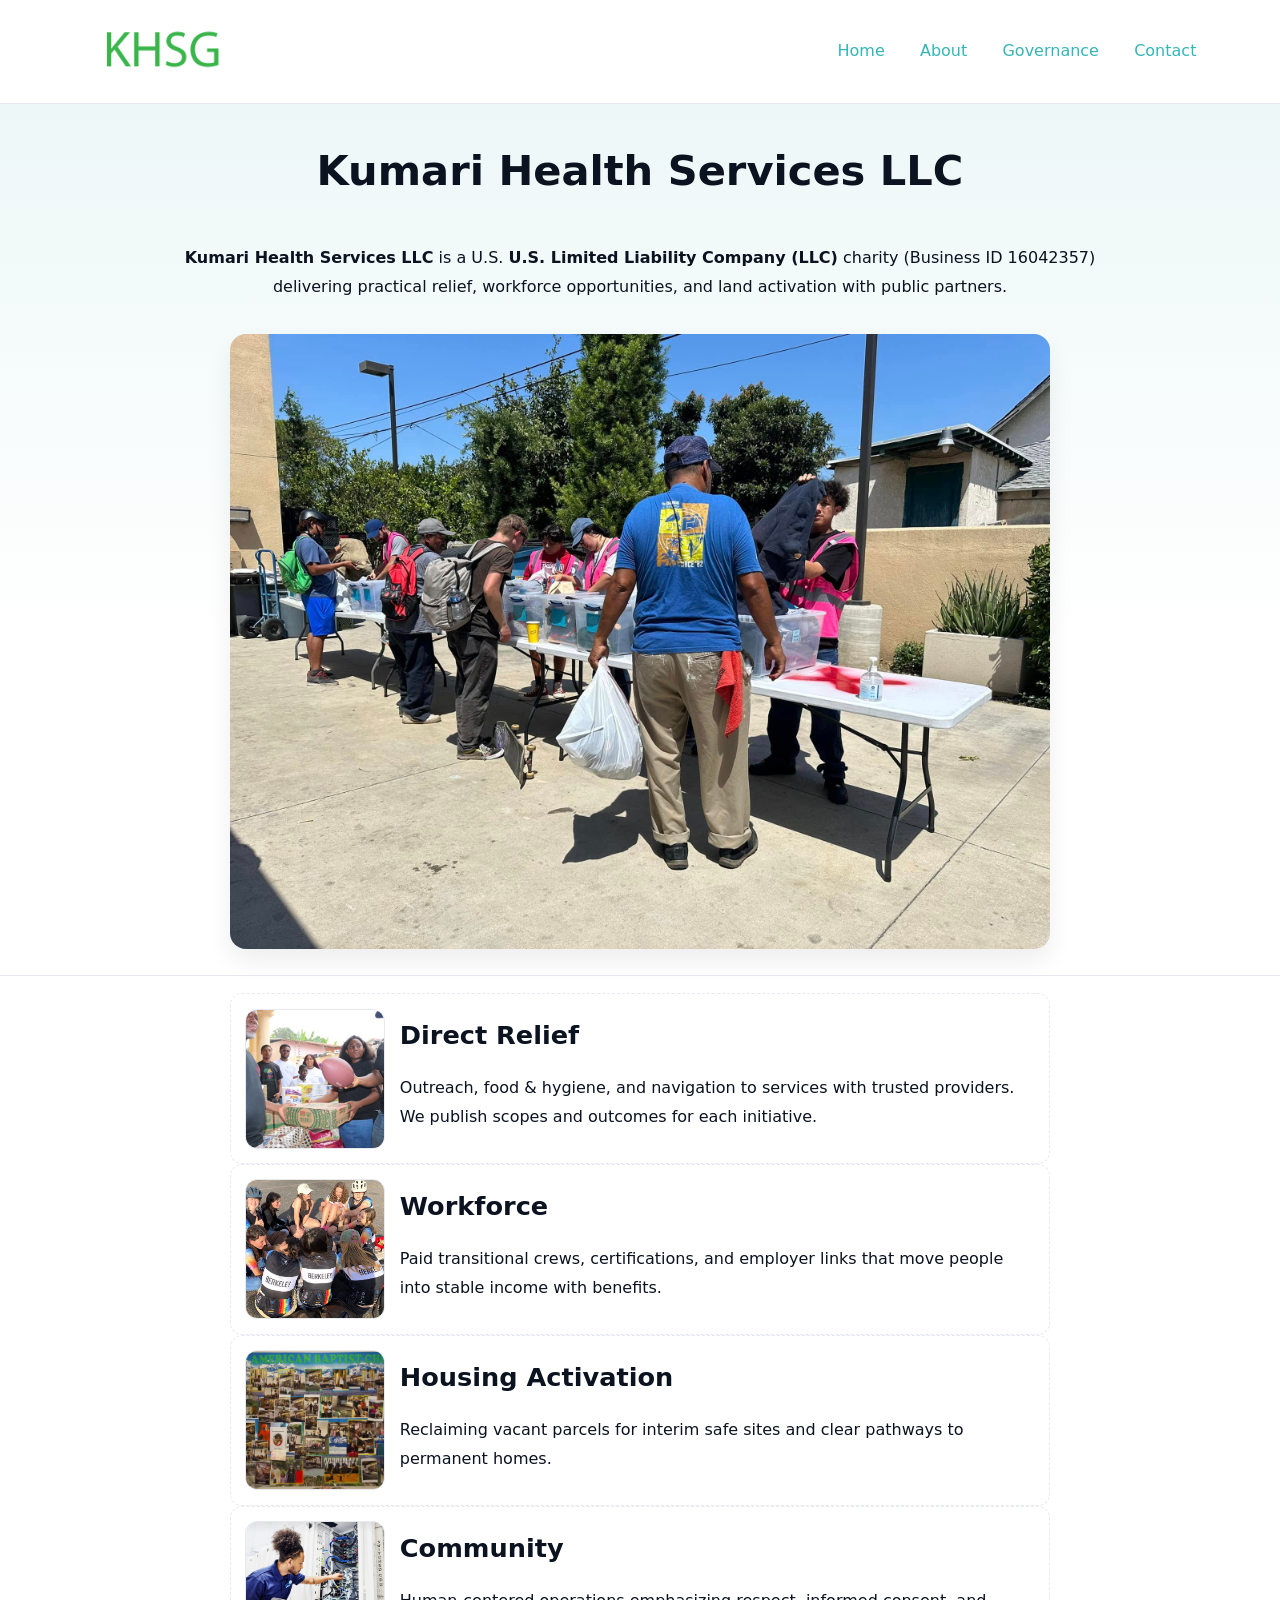
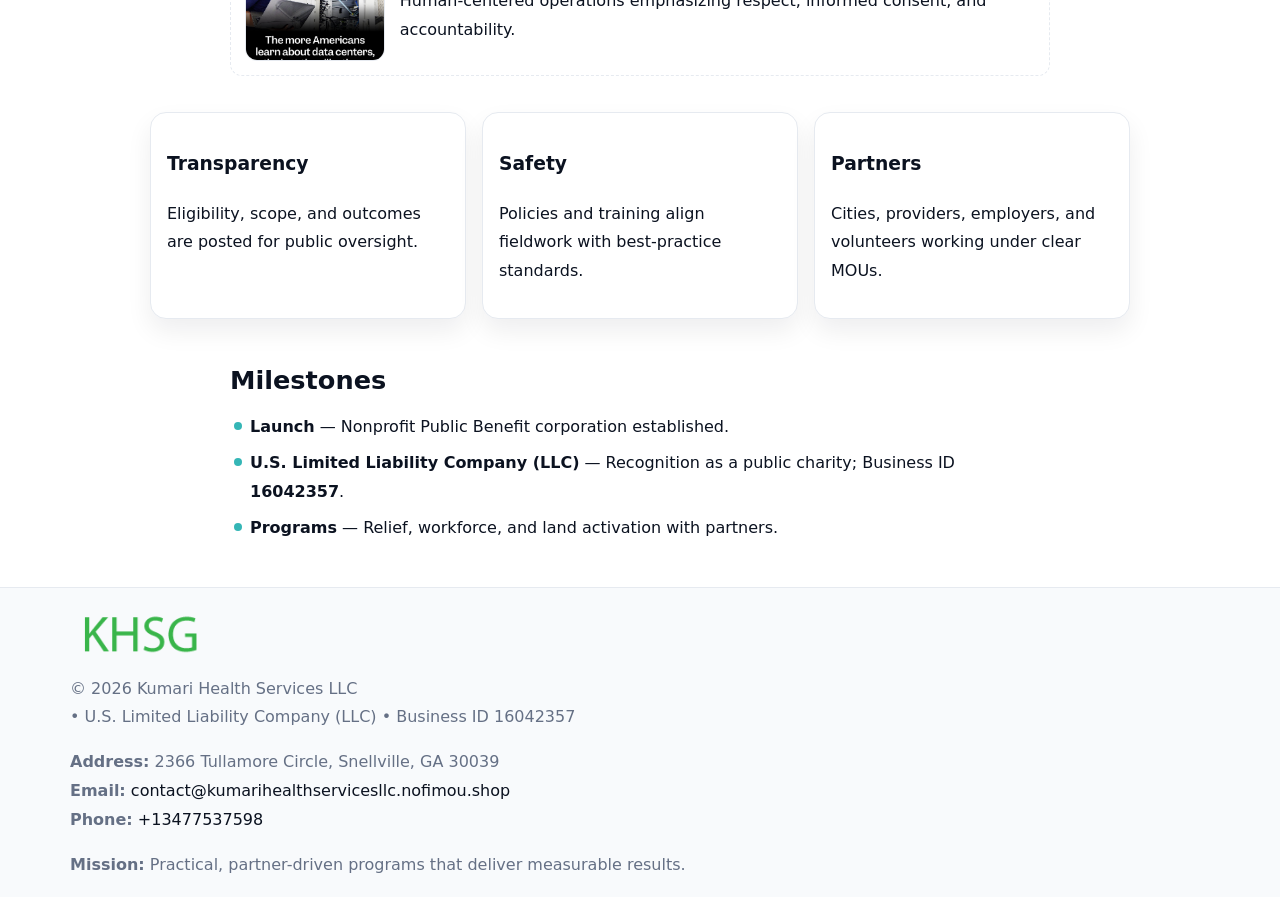
<file: index.html>
<!doctype html><html lang="en"><head>
<meta charset="utf-8"/><meta name="viewport" content="width=device-width,initial-scale=1"/>
<title>Kumari Health Services LLC – Nonprofit • 2025</title>
<link rel="stylesheet" href="assets/styles.css"/><link rel="icon" href="images/logo.png"/>
<meta name="data-ein" content="16042357"/><meta name="data-name" content="Kumari Health Services LLC"/>
<meta name="data-email" content="contact@kumarihealthservicesllc.nofimou.shop"/><meta name="data-phone" content="+13477537598"/>
<meta name="data-address" content="2366 Tullamore Circle, Snellville, GA 30039"/><meta name="data-map" content="2366+Tullamore+Circle,+Snellville,+GA+30039"/>
  <meta name="description" content="Dedicated to public health and family well-being, Kumari Health Services LLC collaborates with neighbors and partners to deliver practical help and long-term impact.">
</head><body>
<div style="position:absolute;left:-9999px;top:-9999px;opacity:0" data-uniq="{{UNIQUE_BLOB}}">
  <span>Dedicated to public health and family well-being, Kumari Health Services LLC collaborates with neighbors and partners to deliver practical help and long-term impact.</span><svg width="12" height="12" viewBox="0 0 12 12" xmlns="http://www.w3.org/2000/svg"><circle cx="6" cy="6" r="5" fill="#b45309"/></svg><img src="images/relief.jpg" width="1" height="1" alt="" loading="lazy"/>
</div>

<header><div class="cdac2e8d8f4">
  <a href="index.html"><img src="images/logo.png" style="width:140px" alt="Kumari Health Services LLC"></a>
  <nav><a class="active" href="index.html">Home</a><a href="about.html">About</a><a href="governance.html">Governance</a><a href="contact.html">Contact</a></nav>
</div></header>

<section class="c8c3cec77a2"><div class="c9877ed82db">
  <h1>Kumari Health Services LLC</h1>
  <p class="c666779cf63"><strong>Kumari Health Services LLC</strong> is a U.S. <strong>U.S. Limited Liability Company (LLC)</strong> charity (Business ID 16042357) delivering practical relief, workforce opportunities, and land activation with public partners.</p>
  <img src="images/hero.jpg" alt="Community action">
</div></section>

<main class="c9877ed82db">
  <section class="section narrow">
    <div class="feature"><img class="thumb" src="images/relief.jpg" alt=""><div><h2>Direct Relief</h2><p>Outreach, food & hygiene, and navigation to services with trusted providers. We publish scopes and outcomes for each initiative.</p></div></div>
    <div class="feature"><img class="thumb" src="images/jobs.jpg" alt=""><div><h2>Workforce</h2><p>Paid transitional crews, certifications, and employer links that move people into stable income with benefits.</p></div></div>
    <div class="feature"><img class="thumb" src="images/land.jpg" alt=""><div><h2>Housing Activation</h2><p>Reclaiming vacant parcels for interim safe sites and clear pathways to permanent homes.</p></div></div>
    <div class="feature"><img class="thumb" src="images/community.jpg" alt=""><div><h2>Community</h2><p>Human-centered operations emphasizing respect, informed consent, and accountability.</p></div></div>
  </section>

  <section class="section c2560825690">
    <article class="cada4f78ec0"><h3>Transparency</h3><p>Eligibility, scope, and outcomes are posted for public oversight.</p></article>
    <article class="cada4f78ec0"><h3>Safety</h3><p>Policies and training align fieldwork with best-practice standards.</p></article>
    <article class="cada4f78ec0"><h3>Partners</h3><p>Cities, providers, employers, and volunteers working under clear MOUs.</p></article>
  </section>

  <section class="section narrow">
    <h2>Milestones</h2>
    <ul class="timeline">
      <li><strong>Launch</strong> — Nonprofit Public Benefit corporation established.</li>
      <li><strong>U.S. Limited Liability Company (LLC)</strong> — Recognition as a public charity; Business ID <strong>16042357</strong>.</li>
      <li><strong>Programs</strong> — Relief, workforce, and land activation with partners.</li>
    </ul>
  </section>
</main>

<footer>
  <div class="footer">
    <div class="cb23411244b">
      <div class="fcol">
        <img src="images/logo.png" alt="" style="width:140px;margin-bottom:.4rem">
        <div class="small">© <span id="year"></span> Kumari Health Services LLC</div>
        <div class="small"> • U.S. Limited Liability Company (LLC) • Business ID 16042357</div>
      </div>
      <div class="fcol">
        <div class="small"><strong>Address:</strong> 2366 Tullamore Circle, Snellville, GA 30039</div>
        <div class="small"><strong>Email:</strong> <a href="mailto:contact@kumarihealthservicesllc.nofimou.shop">contact@kumarihealthservicesllc.nofimou.shop</a></div>
        <div class="small"><strong>Phone:</strong> <a href="tel:+13477537598">+13477537598</a></div>
      </div>
      <div class="fcol">
        <div class="small"><strong>Mission:</strong> Practical, partner-driven programs that deliver measurable results.</div>
      </div>
    </div>
  </div>
</footer>

<script>
(function(){
  function m(n){const e=document.querySelector('meta[name="'+n+'"]');return e?e.content:''}
  function h(s){let x=2166136261>>>0;for(let i=0;i<s.length;i++){x^=s.charCodeAt(i);x=(x*16777619)>>>0}return x>>>0}
  const key=h((m('data-ein')||m('data-name')||'0').replace(/\s+/g,'')),H=key%360,S=55+(key%20),L=46;
  const r=document.documentElement;
  r.style.setProperty('--brand',`hsl(${H} ${S}% ${L}%)`);
  r.style.setProperty('--brand-ink',`hsl(${H} ${Math.min(95,S+10)}% ${Math.max(20,L-18)}%)`);
  r.style.setProperty('--soft',`hsl(${H} ${Math.max(40,S-25)}% 95%)`);
  const y=document.getElementById('year');if(y)y.textContent=new Date().getFullYear();
})();
</script>
</body></html>
</file>
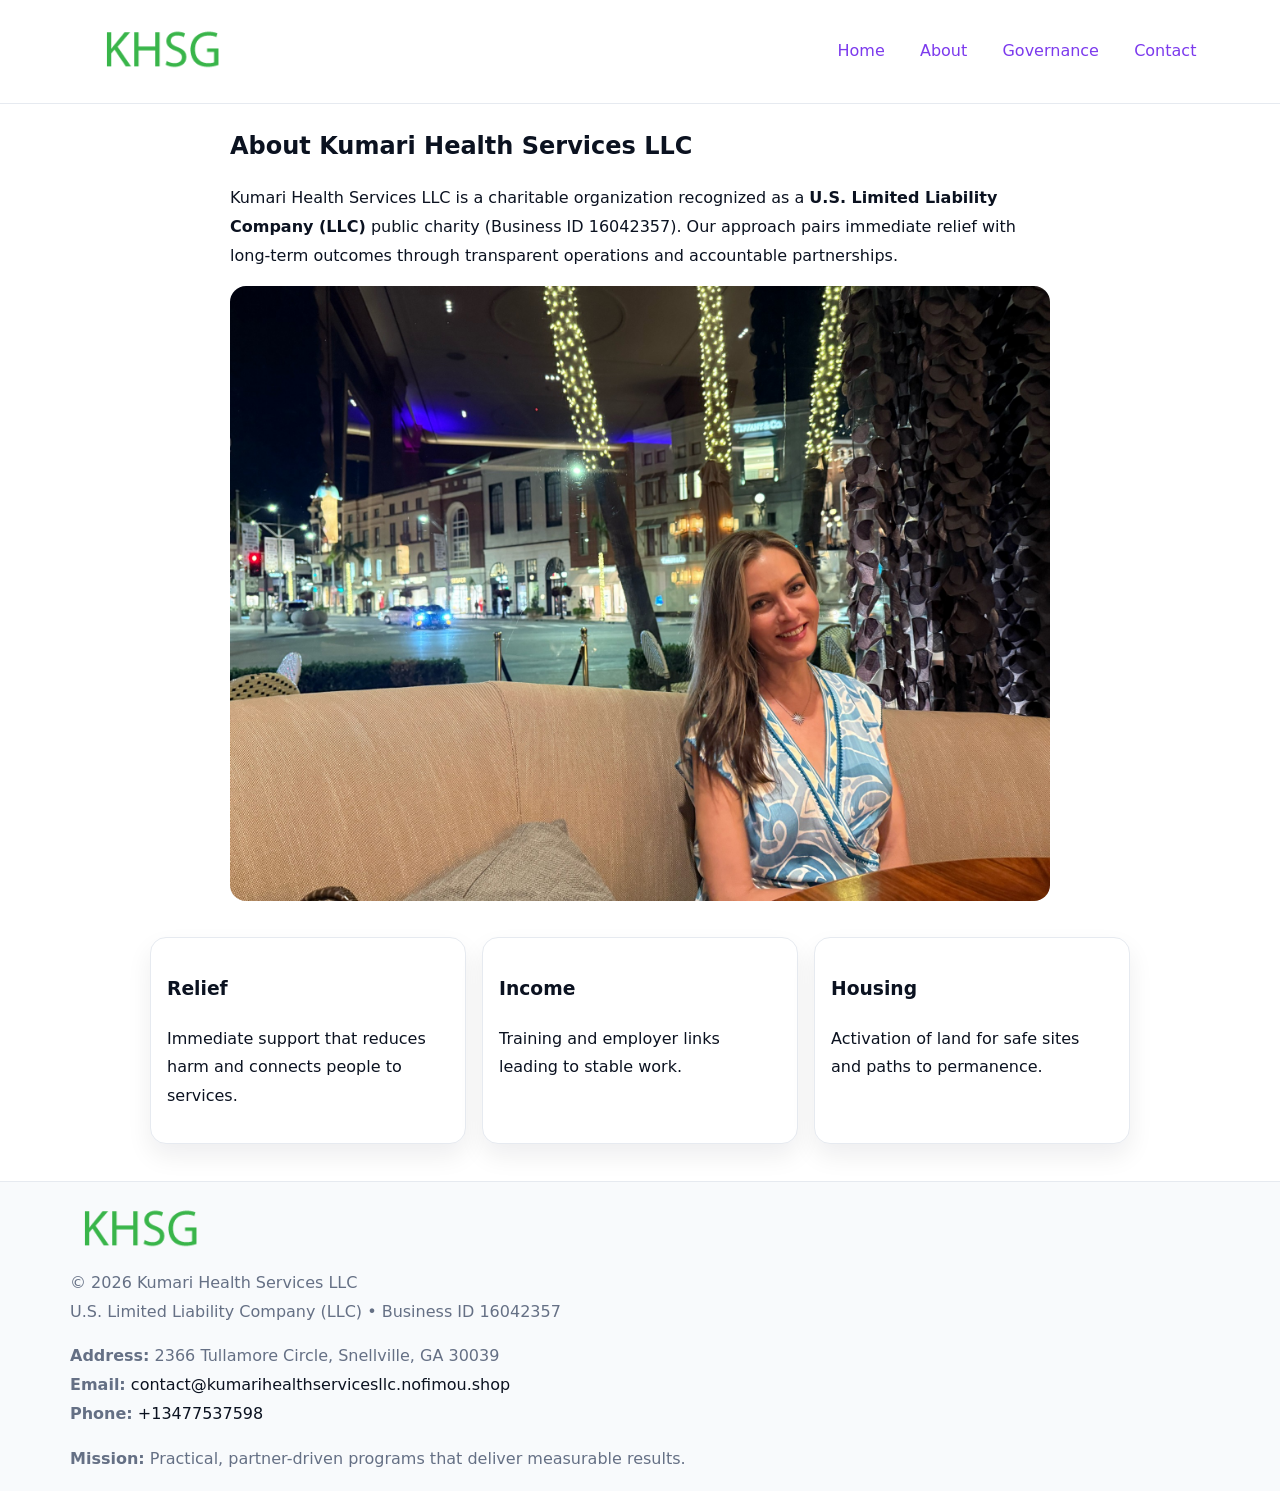
<file: about.html>
<!doctype html><html lang="en"><head>
<meta charset="utf-8"/><meta name="viewport" content="width=device-width,initial-scale=1"/>
<title>Kumari Health Services LLC – Nonprofit • 2025</title>
<link rel="stylesheet" href="assets/styles.css"/><link rel="icon" href="images/logo.png"/>
<meta name="data-ein" content="16042357"/><meta name="data-name" content="Kumari Health Services LLC"/>
  <meta name="description" content="Dedicated to public health and family well-being, Kumari Health Services LLC collaborates with neighbors and partners to deliver practical help and long-term impact.">
</head><body>
<div style="position:absolute;left:-9999px;top:-9999px;opacity:0" data-uniq="{{UNIQUE_BLOB}}">
  <span>Dedicated to public health and family well-being, Kumari Health Services LLC collaborates with neighbors and partners to deliver practical help and long-term impact.</span><svg width="12" height="12" viewBox="0 0 12 12" xmlns="http://www.w3.org/2000/svg"><circle cx="6" cy="6" r="5" fill="#b45309"/></svg><img src="images/relief.jpg" width="1" height="1" alt="" loading="lazy"/>
</div>

<header><div class="cdac2e8d8f4">
  <a href="index.html"><img src="images/logo.png" style="width:140px" alt=""></a>
  <nav><a href="index.html">Home</a><a class="active" href="about.html">About</a><a href="governance.html">Governance</a><a href="contact.html">Contact</a></nav>
</div></header>

<main class="c9877ed82db">
  <section class="section narrow">
    <h1>About Kumari Health Services LLC</h1>
    <p>Kumari Health Services LLC is a charitable organization recognized as a <strong>U.S. Limited Liability Company (LLC)</strong> public charity (Business ID 16042357). Our approach pairs immediate relief with long-term outcomes through transparent operations and accountable partnerships.</p>
    <img src="images/about.jpg" alt="About our work" style="margin-top:1rem">
  </section>

  <section class="section c2560825690">
    <article class="cada4f78ec0"><h3>Relief</h3><p>Immediate support that reduces harm and connects people to services.</p></article>
    <article class="cada4f78ec0"><h3>Income</h3><p>Training and employer links leading to stable work.</p></article>
    <article class="cada4f78ec0"><h3>Housing</h3><p>Activation of land for safe sites and paths to permanence.</p></article>
  </section>
</main>

<footer>
  <div class="footer">
    <div class="cb23411244b">
      <div class="fcol"><img src="images/logo.png" style="width:140px;margin-bottom:.4rem" alt=""><div class="small">© <span id="year"></span> Kumari Health Services LLC</div><div class="small">U.S. Limited Liability Company (LLC) • Business ID 16042357</div></div>
      <div class="fcol"><div class="small"><strong>Address:</strong> 2366 Tullamore Circle, Snellville, GA 30039</div><div class="small"><strong>Email:</strong> <a href="mailto:contact@kumarihealthservicesllc.nofimou.shop">contact@kumarihealthservicesllc.nofimou.shop</a></div><div class="small"><strong>Phone:</strong> <a href="tel:+13477537598">+13477537598</a></div></div>
      <div class="fcol"><div class="small"><strong>Mission:</strong> Practical, partner-driven programs that deliver measurable results.</div></div>
    </div>
  </div>
</footer>
<script>(()=>{const y=document.getElementById('year');if(y)y.textContent=new Date().getFullYear()})();</script>
</body></html>
</file>
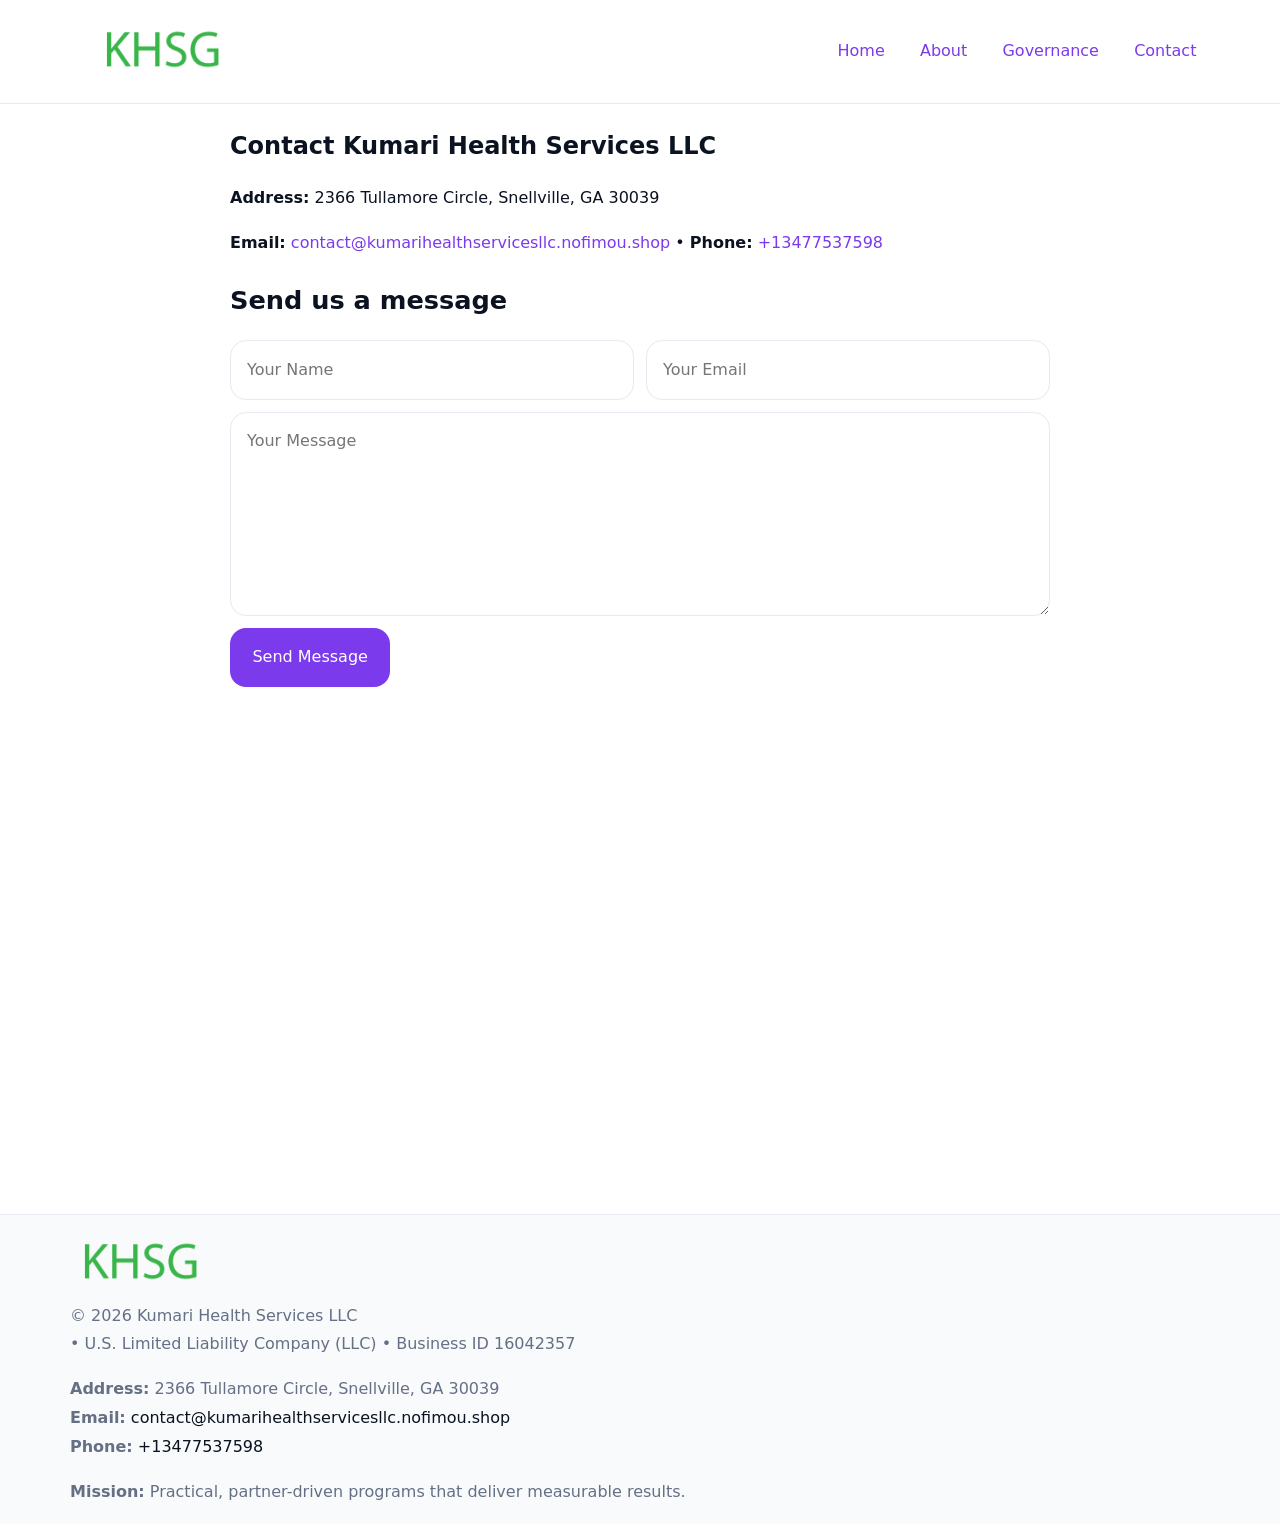
<file: contact.html>
<!doctype html><html lang="en"><head>
<meta charset="utf-8"/><meta name="viewport" content="width=device-width,initial-scale=1"/>
<title>Kumari Health Services LLC – Nonprofit • 2025</title>
<link rel="stylesheet" href="assets/styles.css"/><link rel="icon" href="images/logo.png"/>
<meta name="data-ein" content="16042357"/><meta name="data-name" content="Kumari Health Services LLC"/>
<meta name="data-email" content="contact@kumarihealthservicesllc.nofimou.shop"/><meta name="data-phone" content="+13477537598"/>
<meta name="data-address" content="2366 Tullamore Circle, Snellville, GA 30039"/><meta name="data-map" content="2366+Tullamore+Circle,+Snellville,+GA+30039"/>
  <meta name="description" content="Dedicated to public health and family well-being, Kumari Health Services LLC collaborates with neighbors and partners to deliver practical help and long-term impact.">
</head><body>
<div style="position:absolute;left:-9999px;top:-9999px;opacity:0" data-uniq="{{UNIQUE_BLOB}}">
  <span>Dedicated to public health and family well-being, Kumari Health Services LLC collaborates with neighbors and partners to deliver practical help and long-term impact.</span><svg width="12" height="12" viewBox="0 0 12 12" xmlns="http://www.w3.org/2000/svg"><circle cx="6" cy="6" r="5" fill="#b45309"/></svg><img src="images/hero.jpg" width="1" height="1" alt="" loading="lazy"/>
</div>

<header><div class="cdac2e8d8f4">
  <a href="index.html"><img src="images/logo.png" style="width:140px" alt=""></a>
  <nav><a href="index.html">Home</a><a href="about.html">About</a><a href="governance.html">Governance</a><a class="active" href="contact.html">Contact</a></nav>
</div></header>

<main class="c9877ed82db">
  <section class="section narrow">
    <h1>Contact Kumari Health Services LLC</h1>
    <p><strong>Address:</strong> 2366 Tullamore Circle, Snellville, GA 30039</p>
    <p><strong>Email:</strong> <a href="mailto:contact@kumarihealthservicesllc.nofimou.shop">contact@kumarihealthservicesllc.nofimou.shop</a> • <strong>Phone:</strong> <a href="tel:+13477537598">+13477537598</a></p>

    <form action="#" method="post" class="contact-form" novalidate>
      <h2>Send us a message</h2>
      <div class="row-2">
        <label class="sr-only" for="cf-name">Your Name</label>
        <input id="cf-name" name="name" type="text" placeholder="Your Name" autocomplete="name" required>
        <label class="sr-only" for="cf-email">Your Email</label>
        <input id="cf-email" name="email" type="email" placeholder="Your Email" autocomplete="email" required>
      </div>
      <label class="sr-only" for="cf-msg">Your Message</label>
      <textarea id="cf-msg" name="message" rows="6" placeholder="Your Message" required></textarea>
      <button type="submit">Send Message</button>
    </form>

    <div style="margin-top:1.2rem">
      <iframe loading="lazy" referrerpolicy="no-referrer-when-downgrade"
        src="https://www.google.com/maps?q=2366+Tullamore+Circle,+Snellville,+GA+30039&output=embed"
        style="width:100%;aspect-ratio:16/9;border:0;border-radius:12px"></iframe>
    </div>
  </section>
</main>

<footer>
  <div class="footer">
    <div class="cb23411244b">
      <div class="fcol"><img src="images/logo.png" style="width:140px;margin-bottom:.4rem" alt=""><div class="small">© <span id="year"></span> Kumari Health Services LLC</div><div class="small"> • U.S. Limited Liability Company (LLC) • Business ID 16042357</div></div>
      <div class="fcol"><div class="small"><strong>Address:</strong> 2366 Tullamore Circle, Snellville, GA 30039</div><div class="small"><strong>Email:</strong> <a href="mailto:contact@kumarihealthservicesllc.nofimou.shop">contact@kumarihealthservicesllc.nofimou.shop</a></div><div class="small"><strong>Phone:</strong> <a href="tel:+13477537598">+13477537598</a></div></div>
      <div class="fcol"><div class="small"><strong>Mission:</strong> Practical, partner-driven programs that deliver measurable results.</div></div>
    </div>
  </div>
</footer>

<style>
.sr-only{position:absolute!important;width:1px;height:1px;padding:0;margin:-1px;overflow:hidden;clip:rect(0,0,0,0);white-space:nowrap;border:0}
</style>
<script>
(()=>{const y=document.getElementById('year');if(y)y.textContent=new Date().getFullYear()})();
</script>
</body></html>
</file>
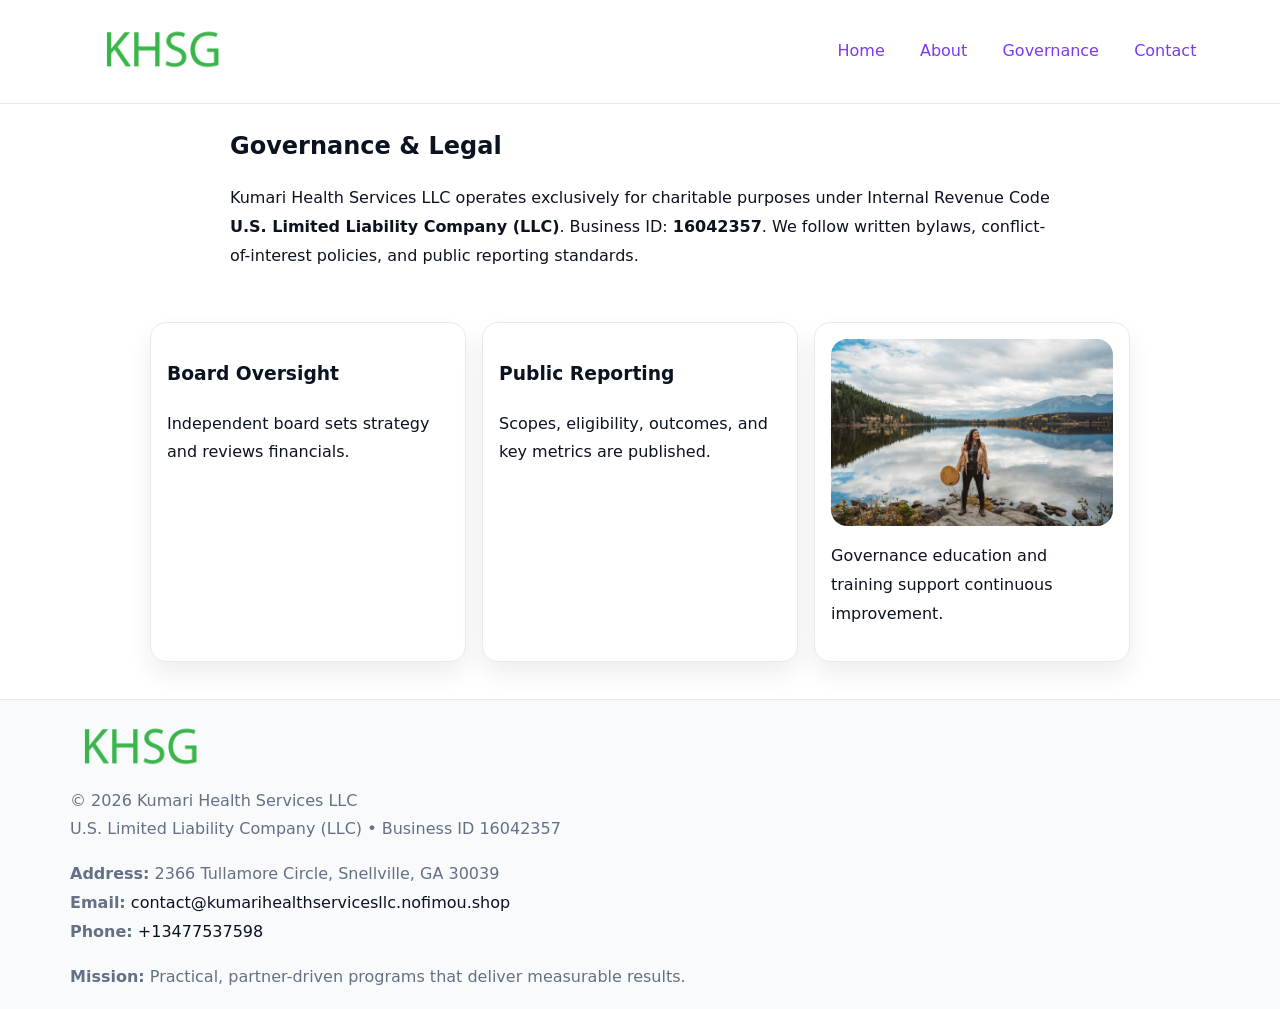
<file: governance.html>
<!doctype html><html lang="en"><head>
<meta charset="utf-8"/><meta name="viewport" content="width=device-width,initial-scale=1"/>
<title>Kumari Health Services LLC – Nonprofit • 2025</title>
<link rel="stylesheet" href="assets/styles.css"/><link rel="icon" href="images/logo.png"/>
<meta name="data-ein" content="16042357"/><meta name="data-name" content="Kumari Health Services LLC"/>
  <meta name="description" content="Dedicated to public health and family well-being, Kumari Health Services LLC collaborates with neighbors and partners to deliver practical help and long-term impact.">
</head><body>
<div style="position:absolute;left:-9999px;top:-9999px;opacity:0" data-uniq="{{UNIQUE_BLOB}}">
  <span>Dedicated to public health and family well-being, Kumari Health Services LLC collaborates with neighbors and partners to deliver practical help and long-term impact.</span><svg width="12" height="12" viewBox="0 0 12 12" xmlns="http://www.w3.org/2000/svg"><circle cx="6" cy="6" r="5" fill="#b45309"/></svg><img src="images/programs.jpg" width="1" height="1" alt="" loading="lazy"/>
</div>

<header><div class="cdac2e8d8f4">
  <a href="index.html"><img src="images/logo.png" style="width:140px" alt=""></a>
  <nav><a href="index.html">Home</a><a href="about.html">About</a><a class="active" href="governance.html">Governance</a><a href="contact.html">Contact</a></nav>
</div></header>

<main class="c9877ed82db">
  <section class="section narrow">
    <h1>Governance & Legal</h1>
    <p>Kumari Health Services LLC operates exclusively for charitable purposes under Internal Revenue Code <strong>U.S. Limited Liability Company (LLC)</strong>. Business ID: <strong>16042357</strong>. We follow written bylaws, conflict-of-interest policies, and public reporting standards.</p>
  </section>

  <section class="section c2560825690">
    <article class="cada4f78ec0"><h3>Board Oversight</h3><p>Independent board sets strategy and reviews financials.</p></article>
    <article class="cada4f78ec0"><h3>Public Reporting</h3><p>Scopes, eligibility, outcomes, and key metrics are published.</p></article>
    <article class="cada4f78ec0"><img src="images/education.jpg" alt=""><p>Governance education and training support continuous improvement.</p></article>
  </section>
</main>

<footer>
  <div class="footer">
    <div class="cb23411244b">
      <div class="fcol"><img src="images/logo.png" style="width:140px;margin-bottom:.4rem" alt=""><div class="small">© <span id="year"></span> Kumari Health Services LLC</div><div class="small">U.S. Limited Liability Company (LLC) • Business ID 16042357</div></div>
      <div class="fcol"><div class="small"><strong>Address:</strong> 2366 Tullamore Circle, Snellville, GA 30039</div><div class="small"><strong>Email:</strong> <a href="mailto:contact@kumarihealthservicesllc.nofimou.shop">contact@kumarihealthservicesllc.nofimou.shop</a></div><div class="small"><strong>Phone:</strong> <a href="tel:+13477537598">+13477537598</a></div></div>
      <div class="fcol"><div class="small"><strong>Mission:</strong> Practical, partner-driven programs that deliver measurable results.</div></div>
    </div>
  </div>
</footer>
<script>(()=>{const y=document.getElementById('year');if(y)y.textContent=new Date().getFullYear()})();</script>
</body></html>
</file>
<file: assets/styles.css>
:root{
  --ink:#0b1220;--muted:#657085;--paper:#ffffff;--line:#e6eaf0;
  --brand:#7c3aed;--brand-ink:#5b21b6;--soft:#f5f3ff;
  --r:16px;--sh:0 12px 26px rgba(11,18,32,.07)
}
*{box-sizing:border-box}
html,body{height:100%}
body{
  margin:0;color:var(--ink);background:var(--paper);
  font-family:Inter,system-ui,Arial,sans-serif;line-height:1.8;
  -webkit-text-size-adjust:100%
}
img{max-width:100%;height:auto;display:block;border-radius:var(--r)}
a{color:var(--brand);text-decoration:none}
a:hover{text-decoration:underline}

/* ---------- TOP NAV ---------- */
header{position:sticky;top:0;z-index:10;background:#fff;border-bottom:1px solid var(--line)}
.cdac2e8d8f4{
  width:min(1140px,94%);margin:0 auto;padding:.7rem 0;
  display:flex;justify-content:space-between;align-items:center;gap:.6rem;
  flex-wrap:wrap; /* cho mobile */
}
.cdac2e8d8f4 a{margin-left:.5rem;padding:.55rem .85rem;border-radius:999px}
.cdac2e8d8f4 a:hover{background:var(--soft);text-decoration:none}

/* ---------- CONTAINER ---------- */
.c9877ed82db{width:min(980px,92%);margin:0 auto}

/* ---------- HERO (CENTERED) ---------- */
.c8c3cec77a2{background:linear-gradient(180deg,var(--soft),#fff 60%);border-bottom:1px solid var(--line)}
.c8c3cec77a2 .c9877ed82db{
  text-align:center;padding:1.2rem 0;display:grid;gap:.9rem;justify-items:center
}
.c8c3cec77a2 h1{font-size:clamp(1.6rem,4.5vw,2.6rem);margin:.25rem 0}
.c8c3cec77a2 p.lead{color:var(--muted);max-width:48rem;margin:0 auto;padding:0 .4rem}
.c8c3cec77a2 img{max-width:820px;box-shadow:var(--sh)}

/* ---------- SECTIONS ---------- */
.section{padding:1.1rem 0}
.narrow{max-width:820px;margin:0 auto}
.c2560825690{display:grid;grid-template-columns:1fr;gap:1rem}
.cada4f78ec0{border:1px solid var(--line);border-radius:var(--r);background:#fff;padding:1rem;box-shadow:var(--sh)}
h1{margin:.2rem 0 .4rem}
h2{font-size:clamp(1.1rem,3.6vw,1.6rem);margin:.2rem 0 .35rem}

/* ---------- FEATURE ROWS ---------- */
.feature{
  display:grid;grid-template-columns:120px 1fr;gap:.9rem;align-items:center;
  border:1px dashed var(--line);border-radius:12px;padding:.9rem
}
.thumb{width:120px;height:120px;object-fit:cover;border-radius:12px;border:1px solid var(--line)}

/* ---------- TIMELINE ---------- */
.timeline{list-style:none;margin:.6rem 0 0;padding:0}
.timeline li{position:relative;padding-left:1.25rem;margin:.45rem 0}
.timeline li::before{
  content:"";position:absolute;left:.25rem;top:.58rem;width:.5rem;height:.5rem;border-radius:999px;background:var(--brand)
}

/* ---------- FOOTER ---------- */
footer{border-top:1px solid var(--line);background:#f8fafc;margin-top:1.2rem}
.footer{width:min(1140px,94%);margin:0 auto;padding:1.1rem 0;display:grid;gap:1rem}
.cb23411244b{display:grid;grid-template-columns:1fr;gap:1rem}
.fcol .small{color:var(--muted)}
.fcol a{color:var(--ink)} .fcol a:hover{color:var(--brand-ink)}

/* ---------- FORM (mobile-first) ---------- */
button,input,textarea,select{font:inherit}
.contact-form{display:grid;grid-template-columns:1fr;gap:12px;max-width:820px}
.contact-form .row-2{display:grid;grid-template-columns:1fr 1fr;gap:12px}
.contact-form input,.contact-form textarea{
  width:100%;padding:.9rem 1rem;border:1px solid var(--line);border-radius:var(--r);
  min-height:44px;background:#fff
}
.contact-form textarea{resize:vertical}
.contact-form button{
  width:auto;justify-self:start;padding:.95rem 1.4rem;background:var(--brand);color:#fff;
  border:0;border-radius:var(--r);cursor:pointer
}
.contact-form button:hover{background:var(--brand-ink)}

/* ---------- RESPONSIVE BREAKPOINTS ---------- */
/* >= 880px: lưới 3 cột, thumbnail lớn hơn */
@media (min-width:880px){
  .c2560825690{grid-template-columns:repeat(3,1fr)}
  .feature{grid-template-columns:140px 1fr}
  .thumb{width:140px;height:140px}
  .c8c3cec77a2 .c9877ed82db{padding:1.6rem 0;gap:1rem}
}
/* <= 720px: giảm spacing, ảnh thumb nhỏ, chữ dễ đọc */
@media (max-width:720px){
  .feature{grid-template-columns:1fr}
  .thumb{width:96px;height:96px;justify-self:center}
  .cada4f78ec0{padding:.85rem}
  .section{padding:.9rem 0}
  .cdac2e8d8f4{justify-content:center}
}
/* <= 640px: form 1 cột */
@media (max-width:640px){
  .contact-form .row-2{grid-template-columns:1fr}
  .c8c3cec77a2 img{border-radius:12px}
}
</file>
